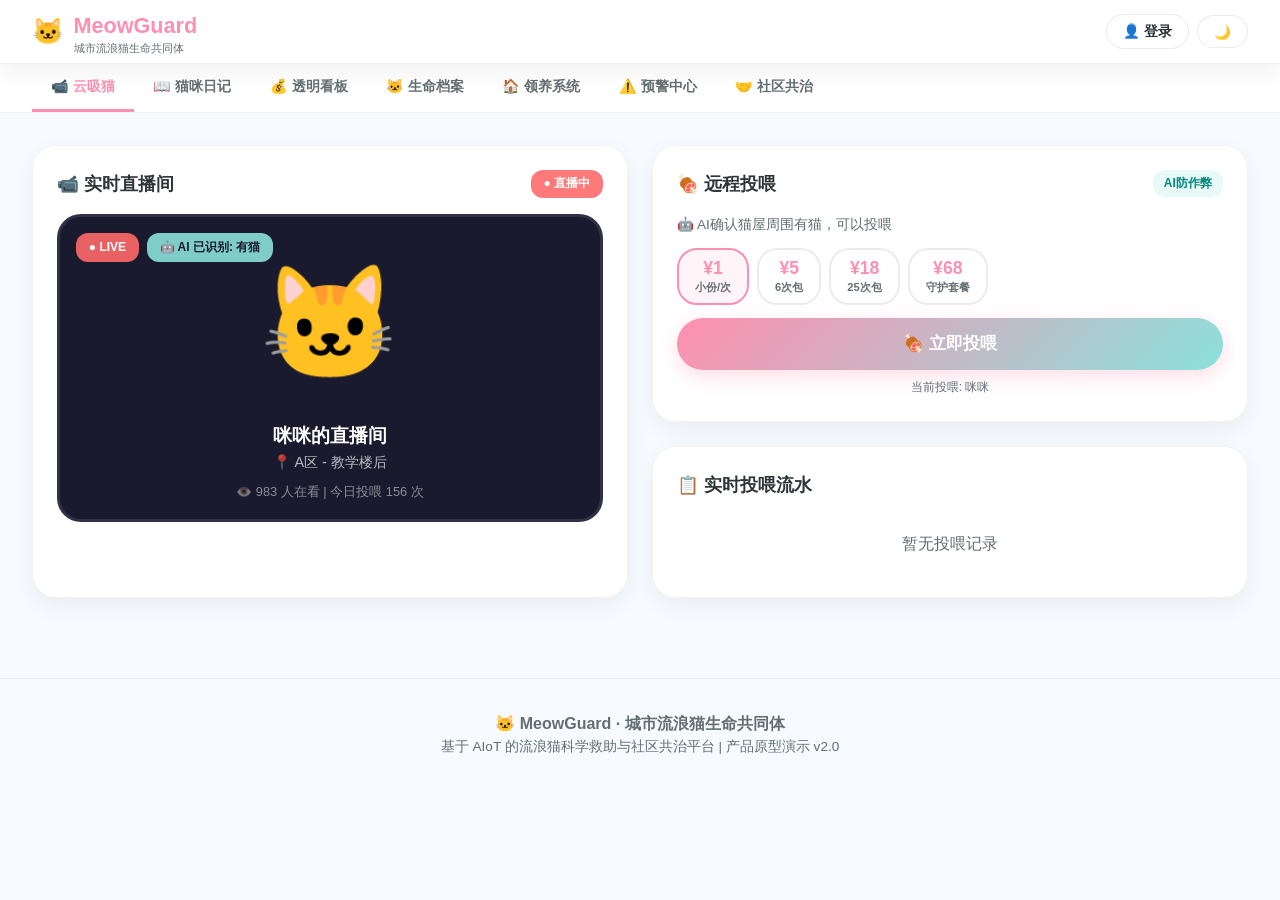
<file: demo.html>
<!DOCTYPE html>
<html lang="zh-CN">
<head>
<meta charset="UTF-8">
<meta name="viewport" content="width=device-width, initial-scale=1.0">
<title>MeowGuard · 城市流浪猫生命共同体</title>
<style>
/* ===== 全局变量与重置 ===== */
* { margin:0; padding:0; box-sizing:border-box; }
:root {
    --bg: #f7fbff; --bg-1:#e0f7fa; --bg-2:#fff0f5; --bg-3:#fff9c4;
    --card:rgba(255,255,255,0.95); --text:#2d3436; --muted:#636e72;
    --primary:#ff8fb0; --primary-2:#8be1db; --primary-3:#74b9ff; --danger:#ff6b6b;
    --warning:#fdcb6e; --success:#55efc4; --accent:#a29bfe;
    --shadow-sm:0 8px 24px rgba(0,0,0,0.06);
    --shadow-md:0 16px 40px rgba(0,0,0,0.10);
    --radius-lg:24px; --radius-md:16px; --radius-sm:10px;
    --ring:0 0 0 4px rgba(255,143,176,0.25);
    --navbar-h:64px;
}
body.dark-mode {
    --bg:#0f0f1a; --bg-1:#1a1a2e; --bg-2:#1f1f3a; --bg-3:#2d2d4a;
    --card:rgba(22,22,40,0.95); --text:#e0e0e0; --muted:#a0a0a0;
    --shadow-sm:0 8px 24px rgba(0,0,0,0.3);
    --shadow-md:0 16px 40px rgba(0,0,0,0.4);
}
body {
    font-family:-apple-system,BlinkMacSystemFont,'Segoe UI','PingFang SC','Microsoft YaHei',sans-serif;
    background:var(--bg); min-height:100vh; color:var(--text); line-height:1.6;
}
a { text-decoration:none; color:inherit; }

/* ===== 导航栏 ===== */
.navbar {
    position:sticky; top:0; z-index:1000; height:var(--navbar-h);
    background:rgba(255,255,255,0.92); backdrop-filter:blur(14px);
    display:flex; align-items:center; justify-content:space-between;
    padding:0 2rem; box-shadow:var(--shadow-sm); border-bottom:1px solid rgba(0,0,0,0.06);
}
body.dark-mode .navbar { background:rgba(22,22,40,0.92); border-bottom-color:rgba(255,255,255,0.08); }
.nav-brand { display:flex; align-items:center; gap:0.6rem; font-size:1.35rem; font-weight:800; color:var(--primary); }
.nav-brand .icon { font-size:1.6rem; }
.nav-brand .tagline { font-size:0.7rem; font-weight:500; color:var(--muted); display:block; line-height:1; }
.nav-actions { display:flex; align-items:center; gap:0.5rem; }
.nav-actions button {
    background:rgba(255,255,255,0.6); border:1px solid rgba(0,0,0,0.08); border-radius:20px;
    padding:0.45rem 1rem; cursor:pointer; font-size:0.85rem; font-weight:600; color:var(--text);
    transition:all 0.2s; font-family:inherit;
}
.nav-actions button:hover { background:var(--primary); color:#fff; border-color:var(--primary); box-shadow:0 4px 12px rgba(255,143,176,0.3); }
body.dark-mode .nav-actions button { background:rgba(255,255,255,0.06); border-color:rgba(255,255,255,0.1); }

/* ===== 模块标签导航 ===== */
.module-tabs {
    display:flex; gap:0; overflow-x:auto; padding:0 2rem;
    background:var(--card); border-bottom:1px solid rgba(0,0,0,0.06);
    position:sticky; top:var(--navbar-h); z-index:999;
    scrollbar-width:none;
}
.module-tabs::-webkit-scrollbar { display:none; }
body.dark-mode .module-tabs { border-bottom-color:rgba(255,255,255,0.08); }
.module-tab {
    padding:0.8rem 1.2rem; cursor:pointer; font-size:0.88rem; font-weight:600;
    color:var(--muted); border-bottom:3px solid transparent; white-space:nowrap;
    transition:all 0.25s; font-family:inherit; background:none; border-top:none; border-left:none; border-right:none;
}
.module-tab:hover { color:var(--text); }
.module-tab.active { color:var(--primary); border-bottom-color:var(--primary); }

/* ===== 主内容容器 ===== */
.module-panels { padding:2rem; max-width:1400px; margin:0 auto; }
.module-panel { display:none; }
.module-panel.active { display:block; animation:fadeIn 0.35s ease; }
@keyframes fadeIn { from{opacity:0;transform:translateY(8px)} to{opacity:1;transform:translateY(0)} }

/* ===== 卡片通用 ===== */
.card {
    background:var(--card); border-radius:var(--radius-lg); padding:1.5rem;
    box-shadow:var(--shadow-sm); border:1px solid rgba(0,0,0,0.05);
}
body.dark-mode .card { border-color:rgba(255,255,255,0.06); }
.card-header { display:flex; justify-content:space-between; align-items:center; margin-bottom:1rem; }
.card-header h3 { font-size:1.1rem; display:flex; align-items:center; gap:0.5rem; }
.card-header .badge { font-size:0.75rem; padding:0.25rem 0.7rem; border-radius:12px; font-weight:600; }

/* ===== 网格布局 ===== */
.grid-2 { display:grid; grid-template-columns:repeat(2,1fr); gap:1.5rem; }
.grid-3 { display:grid; grid-template-columns:repeat(3,1fr); gap:1.5rem; }
.grid-4 { display:grid; grid-template-columns:repeat(4,1fr); gap:1rem; }

/* ===== 按钮 ===== */
.btn {
    display:inline-flex; align-items:center; gap:0.4rem; padding:0.6rem 1.5rem;
    border-radius:50px; font-weight:600; font-size:0.9rem; cursor:pointer;
    transition:all 0.25s; font-family:inherit; border:none;
}
.btn-primary { background:linear-gradient(135deg,var(--primary),var(--primary-2)); color:#fff; box-shadow:0 6px 20px rgba(255,143,176,0.3); }
.btn-primary:hover { transform:translateY(-2px); box-shadow:0 10px 30px rgba(255,143,176,0.4); }
.btn-outline { border:2px solid var(--primary); color:var(--primary); background:transparent; }
.btn-outline:hover { background:var(--primary); color:#fff; }
.btn-sm { padding:0.35rem 0.9rem; font-size:0.8rem; }
.btn-lg { padding:0.9rem 2.5rem; font-size:1.05rem; }

/* ===== 直播区 ===== */
.live-video {
    background:#1a1a2e; border-radius:var(--radius-lg); aspect-ratio:16/9;
    display:flex; align-items:center; justify-content:center; position:relative; overflow:hidden;
    border:3px solid rgba(255,255,255,0.1);
}
.live-video .cat-display { text-align:center; color:#fff; }
.live-video .cat-emoji-lg { font-size:7rem; transition:transform 0.3s; }
.live-video .cat-emoji-lg.bounce { animation:catBounce 0.5s ease-out; }
@keyframes catBounce {
    0%,100%{transform:translateY(0) scale(1)}
    30%{transform:translateY(-28px) scale(1.1)}
    60%{transform:translateY(-12px) scale(1.04)}
}
.live-overlay { position:absolute; top:1rem; left:1rem; display:flex; gap:0.5rem; }
.live-badge {
    padding:0.3rem 0.8rem; border-radius:12px; font-size:0.75rem; font-weight:700;
    backdrop-filter:blur(8px);
}
.live-badge.live { background:rgba(255,107,107,0.9); color:#fff; animation:pulse 2s infinite; }
.live-badge.ai { background:rgba(139,225,219,0.9); color:#1a1a2e; }
@keyframes pulse { 0%,100%{opacity:1} 50%{opacity:0.6} }

.feed-bar { display:flex; gap:0.8rem; flex-wrap:wrap; align-items:center; }
.feed-packages { display:flex; gap:0.5rem; flex-wrap:wrap; }
.pkg-option {
    padding:0.5rem 1rem; border-radius:20px; cursor:pointer; font-size:0.82rem;
    font-weight:600; border:2px solid rgba(0,0,0,0.08); background:rgba(255,255,255,0.7);
    transition:all 0.2s; font-family:inherit; text-align:center;
}
.pkg-option:hover { border-color:var(--primary); }
.pkg-option.selected { border-color:var(--primary); background:rgba(255,143,176,0.1); }
body.dark-mode .pkg-option { background:rgba(255,255,255,0.04); border-color:rgba(255,255,255,0.1); }
.pkg-price { font-size:1.1rem; color:var(--primary); display:block; }
.pkg-label { font-size:0.7rem; color:var(--muted); }

/* ===== 猫咪日记 ===== */
.diary-entry {
    background:var(--bg-2); border-radius:var(--radius-md); padding:1.2rem;
    position:relative; margin-bottom:1rem;
}
.diary-entry .diary-header { display:flex; justify-content:space-between; align-items:center; margin-bottom:0.6rem; }
.diary-entry .diary-cat { font-weight:700; color:var(--primary); font-size:1rem; }
.diary-entry .diary-date { font-size:0.8rem; color:var(--muted); }
.diary-entry .diary-body { font-size:0.95rem; line-height:1.7; color:var(--text); }
.diary-entry .diary-stats { display:flex; gap:1.2rem; margin-top:0.8rem; font-size:0.82rem; color:var(--muted); }
.diary-entry .diary-actions { display:flex; gap:0.5rem; margin-top:0.8rem; }
.tag-ai { background:rgba(139,225,219,0.2); color:#00897b; padding:0.2rem 0.6rem; border-radius:8px; font-size:0.7rem; font-weight:700; }

/* ===== 透明看板 ===== */
.fund-visual { display:flex; height:24px; border-radius:12px; overflow:hidden; margin:0.8rem 0; }
.fund-segment { display:flex; align-items:center; justify-content:center; font-size:0.7rem; font-weight:700; color:#fff; }
.fund-segment.food { background:linear-gradient(90deg,#fdcb6e,#f39c12); }
.fund-segment.equip { background:linear-gradient(90deg,#74b9ff,#0984e3); }
.fund-segment.hospital { background:linear-gradient(90deg,#55efc4,#00b894); }
.fund-legend { display:flex; gap:1.5rem; flex-wrap:wrap; font-size:0.8rem; }
.fund-legend .dot { width:10px; height:10px; border-radius:50%; display:inline-block; margin-right:0.3rem; }

/* ===== 领养阶段 ===== */
.stage-timeline { display:flex; gap:0; margin:1rem 0; position:relative; }
.stage-timeline::before {
    content:''; position:absolute; top:24px; left:0; right:0; height:3px;
    background:rgba(0,0,0,0.08); z-index:0;
}
.stage-node {
    flex:1; text-align:center; position:relative; z-index:1; cursor:pointer;
}
.stage-dot {
    width:42px; height:42px; border-radius:50%; display:flex; align-items:center; justify-content:center;
    margin:0 auto 0.5rem; font-size:1.2rem; font-weight:700;
    border:3px solid rgba(0,0,0,0.08); background:var(--card);
    transition:all 0.3s;
}
.stage-node.active .stage-dot { border-color:var(--primary); background:rgba(255,143,176,0.1); }
.stage-node.done .stage-dot { border-color:var(--success); background:rgba(85,239,196,0.15); color:var(--success); }
.stage-label { font-size:0.8rem; font-weight:600; }
.stage-sub { font-size:0.7rem; color:var(--muted); }

/* ===== 警报/标签 ===== */
.alert-row { display:flex; gap:0.8rem; align-items:center; padding:0.8rem 1rem; border-radius:var(--radius-sm); margin-bottom:0.5rem; }
.alert-row.warning { background:rgba(253,203,110,0.15); border-left:4px solid var(--warning); }
.alert-row.danger { background:rgba(255,107,107,0.1); border-left:4px solid var(--danger); }
.alert-row.info { background:rgba(116,185,255,0.1); border-left:4px solid var(--primary-3); }

/* ===== 进度条 ===== */
.progress-bar { height:8px; border-radius:4px; background:rgba(0,0,0,0.06); overflow:hidden; margin:0.4rem 0; }
body.dark-mode .progress-bar { background:rgba(255,255,255,0.06); }
.progress-fill { height:100%; border-radius:4px; transition:width 0.5s; }
.progress-fill.pink { background:linear-gradient(90deg,var(--primary),var(--primary-2)); }
.progress-fill.blue { background:linear-gradient(90deg,var(--primary-3),#6c5ce7); }

/* ===== 问卷 ===== */
.quiz-q { margin-bottom:1.2rem; }
.quiz-q .q-title { font-weight:700; margin-bottom:0.5rem; }
.quiz-q .q-options { display:flex; gap:0.5rem; flex-wrap:wrap; }
.q-opt {
    padding:0.4rem 1rem; border-radius:20px; cursor:pointer; font-size:0.85rem;
    border:2px solid rgba(0,0,0,0.08); background:rgba(255,255,255,0.5); transition:all 0.2s;
    font-family:inherit;
}
.q-opt:hover { border-color:var(--primary); }
.q-opt.selected { border-color:var(--primary); background:rgba(255,143,176,0.15); color:var(--primary); font-weight:600; }
body.dark-mode .q-opt { background:rgba(255,255,255,0.04); border-color:rgba(255,255,255,0.1); }

/* ===== 统计数字 ===== */
.stat-row { display:flex; gap:1rem; flex-wrap:wrap; }
.stat-box { flex:1; min-width:120px; text-align:center; padding:1rem; border-radius:var(--radius-sm); background:rgba(255,255,255,0.5); }
body.dark-mode .stat-box { background:rgba(255,255,255,0.03); }
.stat-num { font-size:1.8rem; font-weight:800; color:var(--primary); display:block; }
.stat-desc { font-size:0.78rem; color:var(--muted); }

/* ===== Modal ===== */
.modal-overlay { display:none; position:fixed; inset:0; background:rgba(0,0,0,0.5); z-index:3000; align-items:center; justify-content:center; }
.modal-overlay.show { display:flex; }
.modal-box { background:var(--card); border-radius:var(--radius-lg); padding:2rem; max-width:600px; width:90%; max-height:85vh; overflow-y:auto; box-shadow:var(--shadow-md); position:relative; }
.modal-close { position:absolute; top:0.8rem; right:1rem; background:none; border:none; font-size:1.8rem; cursor:pointer; color:var(--muted); }
.modal-close:hover { color:var(--danger); }

/* ===== Toast ===== */
.toast {
    position:fixed; bottom:2rem; left:50%; transform:translateX(-50%);
    background:rgba(45,52,54,0.95); color:#fff; padding:0.8rem 1.8rem; border-radius:50px;
    font-size:0.9rem; box-shadow:0 8px 30px rgba(0,0,0,0.2); z-index:4000;
    opacity:0; pointer-events:none; transition:opacity 0.3s;
}
body.dark-mode .toast { background:rgba(255,255,255,0.15); }
.toast.show { opacity:1; }

/* ===== Footer ===== */
.footer { text-align:center; padding:2rem; color:var(--muted); border-top:1px solid rgba(0,0,0,0.05); margin-top:3rem; }
body.dark-mode .footer { border-top-color:rgba(255,255,255,0.08); }

/* ===== 响应式 ===== */
@media (max-width:900px) {
    .grid-2, .grid-3 { grid-template-columns:1fr; }
    .grid-4 { grid-template-columns:repeat(2,1fr); }
    .module-tabs { padding:0 1rem; }
    .module-tab { padding:0.6rem 0.8rem; font-size:0.78rem; }
    .navbar { padding:0 1rem; }
    .module-panels { padding:1rem; }
    .feed-bar { flex-direction:column; align-items:stretch; }
    .stage-timeline { flex-wrap:wrap; gap:0.8rem; }
    .stage-timeline::before { display:none; }
}
@media (max-width:500px) {
    .grid-4 { grid-template-columns:1fr; }
    .nav-actions { gap:0.3rem; }
    .nav-actions button { padding:0.35rem 0.7rem; font-size:0.75rem; }
}
</style>
</head>
<body>

<!-- ===== 导航栏 ===== -->
<nav class="navbar">
    <div class="nav-brand">
        <span class="icon">🐱</span>
        <div>
            <div>MeowGuard</div>
            <span class="tagline">城市流浪猫生命共同体</span>
        </div>
    </div>
    <div class="nav-actions">
        <button id="loginBtn">👤 登录</button>
        <button id="darkModeToggle" title="深色模式">🌙</button>
    </div>
</nav>

<!-- ===== 模块标签 ===== -->
<div class="module-tabs" id="moduleTabs">
    <button class="module-tab active" data-panel="panel-live">📹 云吸猫</button>
    <button class="module-tab" data-panel="panel-diary">📖 猫咪日记</button>
    <button class="module-tab" data-panel="panel-fund">💰 透明看板</button>
    <button class="module-tab" data-panel="panel-cats">🐱 生命档案</button>
    <button class="module-tab" data-panel="panel-adopt">🏠 领养系统</button>
    <button class="module-tab" data-panel="panel-alert">⚠️ 预警中心</button>
    <button class="module-tab" data-panel="panel-community">🤝 社区共治</button>
</div>

<!-- ===== 主内容 ===== -->
<div class="module-panels">

    <!-- ========== 面板1: 云吸猫直播间 ========== -->
    <div class="module-panel active" id="panel-live">
        <div class="grid-2">
            <div class="card" style="grid-row:span 2;">
                <div class="card-header">
                    <h3>📹 实时直播间</h3>
                    <span class="live-badge live" style="position:static;">● 直播中</span>
                </div>
                <div class="live-video">
                    <div class="live-overlay">
                        <span class="live-badge live">● LIVE</span>
                        <span class="live-badge ai">🤖 AI 已识别: 有猫</span>
                    </div>
                    <div class="cat-display">
                        <div class="cat-emoji-lg" id="liveCatEmoji">🐱</div>
                        <h3 style="margin-top:0.5rem;" id="liveCatTitle">咪咪的直播间</h3>
                        <p style="color:rgba(255,255,255,0.7);font-size:0.9rem;" id="liveCatLocation">📍 A区 - 教学楼后</p>
                        <p style="color:rgba(255,255,255,0.5);font-size:0.8rem;margin-top:0.5rem;">👁️ <span id="liveViewers">1,234</span> 人在看 | 今日投喂 <span id="liveTodayFeeds">156</span> 次</p>
                    </div>
                </div>
            </div>

            <div class="card">
                <div class="card-header"><h3>🍖 远程投喂</h3><span class="badge" style="background:rgba(139,225,219,0.2);color:#00897b;">AI防作弊</span></div>
                <p style="font-size:0.85rem;color:var(--muted);margin-bottom:0.8rem;">🤖 AI确认猫屋周围有猫，可以投喂</p>
                <div class="feed-packages" id="feedPackages">
                    <button class="pkg-option selected" data-amount="1" data-price="1">
                        <span class="pkg-price">¥1</span><span class="pkg-label">小份/次</span>
                    </button>
                    <button class="pkg-option" data-amount="6" data-price="5">
                        <span class="pkg-price">¥5</span><span class="pkg-label">6次包</span>
                    </button>
                    <button class="pkg-option" data-amount="25" data-price="18">
                        <span class="pkg-price">¥18</span><span class="pkg-label">25次包</span>
                    </button>
                    <button class="pkg-option" data-amount="100" data-price="68">
                        <span class="pkg-price">¥68</span><span class="pkg-label">守护套餐</span>
                    </button>
                </div>
                <button class="btn btn-primary btn-lg" id="feedBtn" style="width:100%;margin-top:0.8rem;justify-content:center;">🍖 立即投喂</button>
                <p style="text-align:center;font-size:0.75rem;color:var(--muted);margin-top:0.5rem;" id="feedHint">当前投喂: 咪咪</p>
            </div>

            <div class="card">
                <div class="card-header"><h3>📋 实时投喂流水</h3></div>
                <div id="feedLogs" style="max-height:220px;overflow-y:auto;"></div>
            </div>
        </div>
    </div>

    <!-- ========== 面板2: 猫咪日记 ========== -->
    <div class="module-panel" id="panel-diary">
        <div class="card" style="margin-bottom:1.5rem;">
            <div class="card-header">
                <h3>📖 今日猫咪日记 <span class="tag-ai">AI生成</span></h3>
                <button class="btn btn-outline btn-sm" onclick="refreshDiary()">🔄 刷新日记</button>
            </div>
            <div id="diaryContainer"></div>
        </div>
        <div class="card">
            <div class="card-header"><h3>📸 用户共创·上传猫咪照片</h3></div>
            <p style="font-size:0.85rem;color:var(--muted);margin-bottom:0.8rem;">拍到你认识的猫咪？上传照片经AI猫脸识别匹配后，追加到猫咪日记中，获得积分奖励</p>
            <div style="display:flex;gap:0.8rem;align-items:center;flex-wrap:wrap;">
                <button class="btn btn-outline" onclick="simulateUpload()">📸 模拟上传照片</button>
                <span style="font-size:0.8rem;color:var(--muted);">+20 积分/次</span>
            </div>
            <div id="userPhotos" style="margin-top:0.8rem;display:flex;gap:0.5rem;flex-wrap:wrap;"></div>
        </div>
    </div>

    <!-- ========== 面板3: 透明看板 ========== -->
    <div class="module-panel" id="panel-fund">
        <div class="grid-2">
            <div class="card">
                <div class="card-header"><h3>💰 本月资金流向</h3><span class="badge" style="background:rgba(85,239,196,0.15);color:#00b894;">实时更新</span></div>
                <div class="stat-row" style="margin-bottom:1rem;">
                    <div class="stat-box"><span class="stat-num">¥12,480</span><span class="stat-desc">本月总收入</span></div>
                    <div class="stat-box"><span class="stat-num">3,842</span><span class="stat-desc">本月投喂次数</span></div>
                    <div class="stat-box"><span class="stat-num">8</span><span class="stat-desc">本月绝育完成</span></div>
                </div>
                <div class="fund-visual">
                    <div class="fund-segment food" style="width:40%;">40%</div>
                    <div class="fund-segment equip" style="width:35%;">35%</div>
                    <div class="fund-segment hospital" style="width:25%;">25%</div>
                </div>
                <div class="fund-legend" style="margin-top:0.8rem;">
                    <span><span class="dot" style="background:#f39c12;"></span> 🍖 猫粮采购 ¥4,992 (40%)</span>
                    <span><span class="dot" style="background:#0984e3;"></span> 🔧 设备运维 ¥4,368 (35%)</span>
                    <span><span class="dot" style="background:#00b894;"></span> 🏥 绝育基金 ¥3,120 (25%)</span>
                </div>
            </div>
            <div class="card">
                <div class="card-header"><h3>📊 资源分配可视化</h3><span class="badge" style="background:rgba(253,203,110,0.15);color:#e17055;">投喂优先级</span></div>
                <p style="font-size:0.85rem;color:var(--muted);margin-bottom:0.5rem;">本月资源流向（系统自动分配）</p>
                <div style="margin:0.8rem 0;">
                    <div style="display:flex;justify-content:space-between;margin-bottom:0.3rem;"><span>未绝育猫（优先）</span><span style="font-weight:700;color:var(--primary);">72%</span></div>
                    <div class="progress-bar"><div class="progress-fill pink" style="width:72%;"></div></div>
                </div>
                <div style="margin:0.8rem 0;">
                    <div style="display:flex;justify-content:space-between;margin-bottom:0.3rem;"><span>已绝育猫（降权）</span><span style="font-weight:700;color:var(--primary-2);">28%</span></div>
                    <div class="progress-bar"><div class="progress-fill" style="width:28%;background:linear-gradient(90deg,var(--primary-2),#00b894);"></div></div>
                </div>
                <div style="background:rgba(139,225,219,0.1);padding:0.8rem;border-radius:var(--radius-sm);font-size:0.82rem;color:var(--muted);margin-top:0.8rem;">
                    💡 已绝育猫已无繁殖压力，适当减少投喂可鼓励其保留自然捕食能力。如需专门投喂某只已绝育猫，可使用「爱心加餐」功能。
                </div>
                <button class="btn btn-outline btn-sm" style="margin-top:0.8rem;" onclick="showToast('🍖 爱心加餐功能：消耗积分或小额支付，定向投喂指定猫咪')">❤️ 爱心加餐</button>
            </div>
            <div class="card">
                <div class="card-header"><h3>🏥 绝育基金公示</h3></div>
                <div id="neuterFundLogs" style="max-height:200px;overflow-y:auto;font-size:0.85rem;"></div>
            </div>
            <div class="card">
                <div class="card-header"><h3>📸 猫粮补货记录</h3></div>
                <div id="foodRestockLogs" style="max-height:200px;overflow-y:auto;font-size:0.85rem;"></div>
            </div>
        </div>
    </div>

    <!-- ========== 面板4: 生命档案 ========== -->
    <div class="module-panel" id="panel-cats">
        <div class="grid-3" id="catsGrid"></div>
    </div>

    <!-- ========== 面板5: 领养系统 ========== -->
    <div class="module-panel" id="panel-adopt">
        <div class="grid-2">
            <div class="card">
                <div class="card-header"><h3>📋 领养人筛选问卷</h3><span class="tag-ai">AI语义匹配</span></div>
                <div id="adoptQuiz"></div>
                <button class="btn btn-primary" id="submitQuiz" style="margin-top:1rem;width:100%;justify-content:center;">📊 计算匹配度</button>
                <div id="quizResult" style="margin-top:1rem;"></div>
            </div>
            <div class="card">
                <div class="card-header"><h3>🗓️ 分阶段领养过渡计划</h3></div>
                <div class="stage-timeline">
                    <div class="stage-node active" onclick="showStageDetail(1)">
                        <div class="stage-dot">1</div>
                        <div class="stage-label">线上试养</div>
                        <div class="stage-sub">第1-7天</div>
                    </div>
                    <div class="stage-node" onclick="showStageDetail(2)">
                        <div class="stage-dot">2</div>
                        <div class="stage-label">月度过渡</div>
                        <div class="stage-sub">第8-30天</div>
                    </div>
                    <div class="stage-node" onclick="showStageDetail(3)">
                        <div class="stage-dot">3</div>
                        <div class="stage-label">稳定期</div>
                        <div class="stage-sub">第31-90天</div>
                    </div>
                    <div class="stage-node" onclick="showStageDetail(4)">
                        <div class="stage-dot">🏆</div>
                        <div class="stage-label">终身关怀</div>
                        <div class="stage-sub">长期</div>
                    </div>
                </div>
                <div id="stageDetail" style="margin-top:1rem;padding:1rem;border-radius:var(--radius-sm);background:rgba(139,225,219,0.08);"></div>
            </div>
            <div class="card">
                <div class="card-header"><h3>🔒 保障机制</h3></div>
                <div style="display:flex;gap:1rem;align-items:center;">
                    <div style="font-size:3rem;">🔐</div>
                    <div>
                        <p style="font-weight:700;">可退还保障金: ¥300</p>
                        <p style="font-size:0.85rem;color:var(--muted);">顺利完成 D+30 阶段审核后全额退还</p>
                    </div>
                </div>
                <div style="margin-top:0.8rem;font-size:0.82rem;color:var(--muted);">
                    ✅ 实时水印照片核验 &nbsp;|&nbsp; ✅ AI环境安全检测 &nbsp;|&nbsp; ✅ 异常标记人工介入
                </div>
            </div>
            <div class="card">
                <div class="card-header"><h3>📄 电子领养协议</h3><span class="badge" style="background:rgba(162,155,254,0.15);color:#6c5ce7;">🔗 区块链存证</span></div>
                <p style="font-size:0.85rem;color:var(--muted);margin-bottom:0.8rem;">包含绝育条款、退养流程（须提前14天通知）</p>
                <button class="btn btn-outline btn-sm" onclick="showToast('📜 电子签名（微信/支付宝实名认证绑定）+ 数据上链存证')">📜 预览协议模板</button>
            </div>
        </div>
    </div>

    <!-- ========== 面板6: 预警中心 ========== -->
    <div class="module-panel" id="panel-alert">
        <div class="grid-2">
            <div class="card">
                <div class="card-header"><h3>⚠️ 健康预警</h3><span class="badge" style="background:rgba(255,107,107,0.15);color:var(--danger);">三级过滤机制</span></div>
                <div id="healthAlerts"></div>
            </div>
            <div class="card">
                <div class="card-header"><h3>🔍 猫咪失踪响应SOP</h3></div>
                <div id="missingAlerts"></div>
            </div>
            <div class="card">
                <div class="card-header"><h3>🗺️ 坐标隐私分级</h3></div>
                <div style="display:flex;flex-direction:column;gap:0.8rem;">
                    <div style="padding:0.8rem;border-radius:var(--radius-sm);background:rgba(116,185,255,0.08);">
                        <span style="font-weight:700;">👤 普通用户</span>
                        <span style="color:var(--muted);margin-left:0.5rem;">仅显示大致区域 "XX小区东门花园"</span>
                    </div>
                    <div style="padding:0.8rem;border-radius:var(--radius-sm);background:rgba(85,239,196,0.08);">
                        <span style="font-weight:700;">✅ 认证志愿者</span>
                        <span style="color:var(--muted);margin-left:0.5rem;">实名认证后可查看精确GPS</span>
                    </div>
                    <div style="padding:0.8rem;border-radius:var(--radius-sm);background:rgba(255,107,107,0.08);">
                        <span style="font-weight:700;">🚨 紧急模式</span>
                        <span style="color:var(--muted);margin-left:0.5rem;">重伤/病危时自动向3km内志愿者推送精确坐标</span>
                    </div>
                </div>
            </div>
            <div class="card">
                <div class="card-header"><h3>🚫 黑名单机制</h3></div>
                <p style="font-size:0.85rem;color:var(--muted);margin-bottom:0.8rem;">AI识别异常行为（投掷异物、驱赶、破坏猫屋），自动截图存证并封禁访问权限</p>
                <button class="btn btn-outline btn-sm" onclick="showToast('📸 模拟: AI检测到异常行为 → 自动截图 → 封禁该区域访问 → 通知物业')">🔍 查看近期安全事件</button>
            </div>
        </div>
    </div>

    <!-- ========== 面板7: 社区共治 ========== -->
    <div class="module-panel" id="panel-community">
        <div class="grid-2">
            <div class="card">
                <div class="card-header"><h3>📝 居民投诉通道</h3><span class="badge" style="background:rgba(253,203,110,0.15);color:#e17055;">柔性调解</span></div>
                <div style="margin-bottom:0.8rem;">
                    <label style="font-size:0.85rem;font-weight:600;">投诉类型</label>
                    <select id="complaintType" style="width:100%;padding:0.5rem;border-radius:8px;border:1px solid rgba(0,0,0,0.1);margin-top:0.3rem;font-family:inherit;">
                        <option value="noise">夜间叫声</option>
                        <option value="gather">猫咪聚集</option>
                        <option value="hygiene">卫生问题</option>
                        <option value="other">其他</option>
                    </select>
                </div>
                <button class="btn btn-primary btn-sm" onclick="submitComplaint()">📤 提交投诉</button>
                <div id="complaintResult" style="margin-top:0.8rem;"></div>
            </div>
            <div class="card">
                <div class="card-header"><h3>📋 《治理建议报告》</h3><span class="tag-ai">AI自动生成</span></div>
                <div id="governanceReport" style="font-size:0.85rem;"></div>
            </div>
            <div class="card">
                <div class="card-header"><h3>📜 《社区共治协议》核心条款</h3></div>
                <div style="font-size:0.85rem;">
                    <p style="margin-bottom:0.5rem;">🚫 <strong>禁止清单：</strong></p>
                    <ul style="padding-left:1.2rem;color:var(--muted);">
                        <li>私自捕捉、转移、遗弃猫咪</li>
                        <li>故意破坏智能猫屋设备</li>
                        <li>投喂有害食物</li>
                    </ul>
                    <p style="margin-top:0.8rem;margin-bottom:0.5rem;">✅ <strong>替代方案：</strong></p>
                    <ul style="padding-left:1.2rem;color:var(--muted);">
                        <li>迁移猫屋至低干扰区域</li>
                        <li>分时段投喂控制聚集</li>
                        <li>加强TNR绝育计划</li>
                        <li>安装超声波驱避器</li>
                    </ul>
                </div>
            </div>
            <div class="card">
                <div class="card-header"><h3>📊 治理ROI看板</h3></div>
                <div class="stat-row">
                    <div class="stat-box"><span class="stat-num">-42%</span><span class="stat-desc">投诉率下降</span></div>
                    <div class="stat-box"><span class="stat-num">-28%</span><span class="stat-desc">猫口增长率下降</span></div>
                    <div class="stat-box"><span class="stat-num">85%</span><span class="stat-desc">绝育覆盖率</span></div>
                </div>
                <p style="font-size:0.75rem;color:var(--muted);margin-top:0.5rem;">* 合作社区12个月数据对比</p>
            </div>
        </div>
    </div>

</div>

<!-- ===== Modal ===== -->
<div class="modal-overlay" id="modal">
    <div class="modal-box">
        <button class="modal-close" onclick="closeModal()">&times;</button>
        <div id="modalBody"></div>
    </div>
</div>

<!-- ===== Toast ===== -->
<div class="toast" id="toast"></div>

<!-- ===== Footer ===== -->
<div class="footer">
    <p style="font-weight:700;">🐱 MeowGuard · 城市流浪猫生命共同体</p>
    <p style="font-size:0.85rem;">基于 AIoT 的流浪猫科学救助与社区共治平台 | 产品原型演示 v2.0</p>
</div>

<script>
// ===== 数据 =====
const CATS = [
    { id:1, name:'咪咪', nickname:'小区一霸', gender:'female', age:'2岁', color:'橘白相间',
      location:'A区 - 教学楼后', description:'性格活泼，喜欢晒太阳，经常在教学楼后的小花园出现。已在此区域生活超过1年。',
      feed_count:156, views:1234, health:'健康', neutered:true, adoption_ready:false,
      personality:'活泼', diary_visits:'3次/天', diary_fav_time:'晚上10点' },
    { id:2, name:'小黑', nickname:'夜行侠', gender:'male', age:'1岁半', color:'纯黑',
      location:'B区 - 食堂门口', description:'夜间活跃，白天喜欢躲在车底下，对人比较警惕。',
      feed_count:89, views:876, health:'健康', neutered:false, adoption_ready:true,
      personality:'警惕', diary_visits:'2次/天', diary_fav_time:'凌晨2点' },
    { id:3, name:'雪球', nickname:'棉花糖', gender:'female', age:'3岁', color:'纯白',
      location:'C区 - 图书馆前', description:'非常亲人，会主动蹭人，是图书馆的常驻猫咪。',
      feed_count:234, views:2156, health:'需关注', neutered:true, adoption_ready:true,
      personality:'温顺', diary_visits:'5次/天', diary_fav_time:'下午3点' },
    { id:4, name:'大橘', nickname:'十斤橘', gender:'male', age:'4岁', color:'橘色',
      location:'D区 - 操场角落', description:'体重超标，需要控制饮食，但依然很贪吃。',
      feed_count:312, views:1890, health:'需关注', neutered:true, adoption_ready:false,
      personality:'贪吃', diary_visits:'6次/天', diary_fav_time:'全天' }
];

const DIARY_TEMPLATES = [
    "{name}今天来了{visits}次，最喜欢{fav_time}那顿。它吃得很安心，还对着摄像头打了个哈欠。",
    "今天{name}在猫屋待了{minutes}分钟，看起来心情不错。它舔了舔爪子，然后蜷在暖垫上小睡了片刻。",
    "{name}今天带了一个新朋友来！两只猫在猫屋附近玩了一会儿，{name}主动让出了出粮口，很有礼貌。",
    "今天气温较低，{name}来得比平时都早。它在暖垫上待了很久，看得出它很喜欢这个恒温的设计。",
    "观察到{name}今天有些不对劲——它打了好几个喷嚏。AI已标记为轻度异常，持续监测中。",
    "{name}今天非常有活力，在摄像头前伸了个懒腰，然后去追一只蝴蝶。这就是流浪猫应有的样子。"
];

const DIARY_MINUTES = [12, 25, 8, 45, 30, 18, 55, 10];

// ===== 工具函数 =====
function $(id) { return document.getElementById(id); }
function esc(s) { const d=document.createElement('div'); d.textContent=s||''; return d.innerHTML; }
function fmtNum(n) { return (n||0).toLocaleString('zh-CN'); }
function rand(min,max) { return Math.floor(Math.random()*(max-min+1))+min; }
function pick(arr) { return arr[Math.floor(Math.random()*arr.length)]; }

let selectedPackage = { amount:1, price:1 };
let feedLogsData = [];
let toastTimer;

// ===== Toast =====
function showToast(msg, dur=2500) {
    clearTimeout(toastTimer);
    const t = $('toast'); t.textContent=msg; t.classList.add('show');
    toastTimer = setTimeout(()=>t.classList.remove('show'), dur);
}

// ===== Modal =====
function openModal(html) { $('modalBody').innerHTML=html; $('modal').classList.add('show'); document.body.style.overflow='hidden'; }
function closeModal() { $('modal').classList.remove('show'); document.body.style.overflow=''; }

// ===== 深色模式 =====
const DarkMode = {
    init() {
        const saved = localStorage.getItem('darkMode');
        if (saved==='true') this.enable();
        else if (saved==='false') this.disable();
        else if (window.matchMedia('(prefers-color-scheme:dark)').matches) this.enable();
        $('darkModeToggle').addEventListener('click', ()=>this.toggle());
    },
    enable() { document.body.classList.add('dark-mode'); localStorage.setItem('darkMode','true'); $('darkModeToggle').textContent='☀️'; },
    disable() { document.body.classList.remove('dark-mode'); localStorage.setItem('darkMode','false'); $('darkModeToggle').textContent='🌙'; },
    toggle() { document.body.classList.contains('dark-mode') ? this.disable() : this.enable(); }
};

// ===== 模块标签切换 =====
function switchPanel(panelId) {
    document.querySelectorAll('.module-panel').forEach(p=>p.classList.remove('active'));
    document.querySelectorAll('.module-tab').forEach(t=>t.classList.remove('active'));
    $(panelId).classList.add('active');
    document.querySelector(`[data-panel="${panelId}"]`).classList.add('active');
}

// ===== 面板1: 直播 & 投喂 =====
let currentCatId = 1;
function getCat(cid) { return CATS.find(c=>c.id===cid); }

function updateLiveDisplay() {
    const cat = getCat(currentCatId);
    if (!cat) return;
    $('liveCatTitle').textContent = cat.name + '的直播间';
    $('liveCatLocation').textContent = '📍 ' + cat.location;
    $('liveTodayFeeds').textContent = fmtNum(cat.feed_count);
    $('liveViewers').textContent = fmtNum(rand(800, 2500));
    $('feedHint').textContent = '当前投喂: ' + cat.name;
}

function feed() {
    const cat = getCat(currentCatId);
    if (!cat) return;
    cat.feed_count++;
    updateLiveDisplay();

    // 猫咪跳动动画
    const emoji = $('liveCatEmoji');
    emoji.classList.remove('bounce');
    void emoji.offsetWidth;
    emoji.classList.add('bounce');

    // 投喂日志
    const now = new Date();
    const timeStr = now.getHours().toString().padStart(2,'0')+':'+now.getMinutes().toString().padStart(2,'0')+':'+now.getSeconds().toString().padStart(2,'0');
    feedLogsData.unshift({ time:timeStr, user:'云养人·'+rand(1000,9999), cat:cat.name, pkg:selectedPackage.amount+'份' });
    if (feedLogsData.length > 30) feedLogsData.length = 30;
    renderFeedLogs();

    showToast(`✅ 投喂成功！${cat.name} 收到了 ${selectedPackage.amount} 份猫粮 🍖 (¥${selectedPackage.price})`);
}

function renderFeedLogs() {
    $('feedLogs').innerHTML = feedLogsData.length>0
        ? feedLogsData.map(l=>`<div style="display:flex;gap:0.5rem;padding:0.4rem 0;border-bottom:1px solid rgba(0,0,0,0.04);font-size:0.82rem;">
            <span style="color:var(--muted);min-width:55px;">${l.time}</span>
            <span style="color:var(--primary);font-weight:600;">${esc(l.user)}</span>
            <span style="color:var(--text);flex:1;">投喂 ${esc(l.cat)}</span>
            <span style="color:var(--muted);">${l.pkg}</span>
        </div>`).join('')
        : '<p style="color:var(--muted);text-align:center;padding:1rem;">暂无投喂记录</p>';
}

// 投喂套餐选择
function initFeedPackages() {
    document.querySelectorAll('#feedPackages .pkg-option').forEach(btn=>{
        btn.addEventListener('click', function(){
            document.querySelectorAll('#feedPackages .pkg-option').forEach(b=>b.classList.remove('selected'));
            this.classList.add('selected');
            selectedPackage.amount = parseInt(this.dataset.amount);
            selectedPackage.price = parseInt(this.dataset.price);
        });
    });
}

// ===== 面板2: 猫咪日记 =====
function generateDiary() {
    const catsWithDiary = CATS.slice().sort(()=>Math.random()-0.5).slice(0,3);
    return catsWithDiary.map(cat=>{
        const template = pick(DIARY_TEMPLATES);
        const minutes = pick(DIARY_MINUTES);
        const text = template.replace('{name}', cat.name).replace('{visits}', cat.diary_visits).replace('{fav_time}', cat.diary_fav_time).replace('{minutes}', minutes);
        return { cat, text, date: new Date().toLocaleDateString('zh-CN',{month:'long',day:'numeric',weekday:'short'}) };
    });
}

let currentDiaries = [];
function renderDiaries() {
    currentDiaries = generateDiary();
    $('diaryContainer').innerHTML = currentDiaries.map(d=>`
        <div class="diary-entry">
            <div class="diary-header">
                <span class="diary-cat">🐱 ${esc(d.cat.name)} · ${esc(d.cat.nickname)}</span>
                <span class="diary-date">📅 ${d.date}</span>
            </div>
            <div class="diary-body">${esc(d.text)}</div>
            <div class="diary-stats">
                <span>📍 ${esc(d.cat.location)}</span>
                <span>🔍 ${d.cat.diary_visits} | 性格: ${d.cat.personality}</span>
            </div>
            <div class="diary-actions">
                <span class="tag-ai">🤖 AI 生成</span>
                <button class="btn btn-outline btn-sm" onclick="switchToCat(d.cat.id)">查看档案 →</button>
            </div>
        </div>
    `).join('');
}

function refreshDiary() {
    renderDiaries();
    showToast('📖 猫咪日记已刷新');
}

function switchToCat(catId) {
    currentCatId = catId;
    updateLiveDisplay();
    switchPanel('panel-live');
    showToast(`已切换到 ${getCat(catId).name} 的直播间`);
}

function simulateUpload() {
    const cat = pick(CATS);
    const photoId = rand(100,999);
    const container = $('userPhotos');
    const div = document.createElement('div');
    div.style.cssText = 'text-align:center;padding:0.5rem;border-radius:var(--radius-sm);background:rgba(139,225,219,0.1);font-size:0.8rem;';
    div.innerHTML = `📸 匹配成功!<br><span style="color:var(--primary);font-weight:600;">${esc(cat.name)}</span><br><span style="color:var(--muted);">+20 积分</span>`;
    container.prepend(div);
    if (container.children.length > 6) container.removeChild(container.lastChild);
    showToast(`✅ 照片已匹配到 ${cat.name}！+20 积分已发放`);
}

// ===== 面板3: 透明看板 =====
function renderFundLogs() {
    const neuterLogs = [
        { cat:'雪球', date:'5月20日', hospital:'合作医院A', cost:'¥380' },
        { cat:'小黑', date:'5月15日', hospital:'合作医院B', cost:'¥420' },
        { cat:'花花', date:'5月10日', hospital:'合作医院A', cost:'¥350' },
        { cat:'灰灰', date:'5月5日', hospital:'合作医院C', cost:'¥400' },
    ];
    $('neuterFundLogs').innerHTML = neuterLogs.map(l=>`
        <div style="padding:0.6rem 0;border-bottom:1px solid rgba(0,0,0,0.04);display:flex;justify-content:space-between;">
            <span>🐱 ${l.cat} · ${l.hospital}</span>
            <span style="color:var(--muted);">${l.date} | <strong>${l.cost}</strong></span>
        </div>
    `).join('');

    const foodLogs = [
        { date:'5月22日', qty:'20kg', brand:'皇家猫粮', photo:'已上传' },
        { date:'5月15日', qty:'15kg', brand:'冠能', photo:'已上传' },
        { date:'5月8日', qty:'25kg', brand:'皇家猫粮', photo:'已上传' },
    ];
    $('foodRestockLogs').innerHTML = foodLogs.map(l=>`
        <div style="padding:0.6rem 0;border-bottom:1px solid rgba(0,0,0,0.04);display:flex;justify-content:space-between;">
            <span>📦 ${l.qty} ${l.brand}</span>
            <span style="color:var(--muted);">${l.date} | 📸 ${l.photo}</span>
        </div>
    `).join('');
}

// ===== 面板4: 生命档案 =====
function getBg(cat) {
    const map = {
        '黑':'linear-gradient(135deg,#1a1a2e,#16213e,#0f3460)',
        '白':'linear-gradient(135deg,#fff,#f0f0f0,#e0e0e0)',
        '橘':'linear-gradient(135deg,#f6d365,#fda085,#ff6b6b)',
        '灰':'linear-gradient(135deg,#4b6cb7,#182848,#0d1b2a)',
    };
    return map[cat.color?.charAt(0)] || 'linear-gradient(135deg,#f5f7fa,#c3cfe2)';
}

function renderCats() {
    $('catsGrid').innerHTML = CATS.map(cat => `
        <div class="card" style="cursor:pointer;overflow:hidden;padding:0;" onclick="showCatDetail(${cat.id})">
            <div style="padding:2rem 1rem;display:flex;justify-content:center;background:${getBg(cat)};">
                <div style="font-size:5rem;">🐱</div>
            </div>
            <div style="padding:1.2rem;">
                <h4>${esc(cat.name)} <span style="color:var(--muted);font-weight:400;font-size:0.85rem;">"${esc(cat.nickname)}"</span></h4>
                <p style="color:var(--muted);font-size:0.82rem;">${cat.gender==='male'?'♂':'♀'} · ${esc(cat.age)} · ${esc(cat.color)}</p>
                <div style="display:flex;gap:0.4rem;flex-wrap:wrap;margin-top:0.6rem;">
                    <span class="status-badge" style="padding:0.25rem 0.6rem;border-radius:10px;font-size:0.72rem;font-weight:600;background:${cat.neutered?'rgba(85,239,196,0.15);color:#00b894':'rgba(253,203,110,0.15);color:#e17055'};">${cat.neutered?'✅ 已绝育':'⏳ 未绝育'}</span>
                    <span class="status-badge" style="padding:0.25rem 0.6rem;border-radius:10px;font-size:0.72rem;font-weight:600;background:${cat.health==='健康'?'rgba(85,239,196,0.15);color:#00b894':'rgba(255,107,107,0.15);color:var(--danger)'};">${cat.health}</span>
                    ${cat.adoption_ready?'<span class="status-badge" style="padding:0.25rem 0.6rem;border-radius:10px;font-size:0.72rem;font-weight:600;background:rgba(253,203,110,0.15);color:#e17055;">🏠 可领养</span>':''}
                </div>
                <p style="color:var(--muted);font-size:0.78rem;margin-top:0.5rem;">📍 ${esc(cat.location)}</p>
            </div>
        </div>
    `).join('');
}

function showCatDetail(catId) {
    const cat = getCat(catId);
    if (!cat) return;
    openModal(`
        <div style="text-align:center;margin-bottom:1rem;">
            <div style="font-size:5rem;">🐱</div>
            <h2>${esc(cat.name)} <span style="color:var(--muted);font-weight:400;">"${esc(cat.nickname)}"</span></h2>
        </div>
        <div style="display:grid;grid-template-columns:1fr 1fr;gap:0.6rem;margin-bottom:1rem;">
            <div><span style="color:var(--muted);">性别</span><br><strong>${cat.gender==='male'?'♂ 雄性':'♀ 雌性'}</strong></div>
            <div><span style="color:var(--muted);">年龄</span><br><strong>${esc(cat.age)}</strong></div>
            <div><span style="color:var(--muted);">毛色</span><br><strong>${esc(cat.color)}</strong></div>
            <div><span style="color:var(--muted);">绝育</span><br><strong>${cat.neutered?'✅ 已绝育（剪耳标记）':'❌ 未绝育'}</strong></div>
            <div><span style="color:var(--muted);">投喂优先级</span><br><strong>${cat.neutered?'降权':'优先'}</strong></div>
            <div><span style="color:var(--muted);">性格画像</span><br><strong>${cat.personality}</strong></div>
        </div>
        <p style="margin-bottom:0.5rem;"><strong>📍 ${esc(cat.location)}</strong> <span style="color:var(--muted);font-size:0.8rem;">（精确坐标仅志愿者可见）</span></p>
        <p style="margin-bottom:0.8rem;">${esc(cat.description)}</p>
        <div style="display:flex;gap:1.5rem;text-align:center;justify-content:center;padding:1rem;border-radius:var(--radius-sm);background:rgba(139,225,219,0.08);">
            <div><span style="font-size:1.5rem;font-weight:800;color:var(--primary);display:block;">${fmtNum(cat.feed_count)}</span><span style="font-size:0.8rem;color:var(--muted);">累计投喂</span></div>
            <div><span style="font-size:1.5rem;font-weight:800;color:var(--primary);display:block;">${fmtNum(cat.views)}</span><span style="font-size:0.8rem;color:var(--muted);">累计观看</span></div>
            <div><span style="font-size:1.5rem;font-weight:800;color:var(--primary);display:block;">${cat.neutered?'✅':'⏳'}</span><span style="font-size:0.8rem;color:var(--muted);">绝育状态</span></div>
        </div>
        ${cat.adoption_ready ? `<button class="btn btn-primary" style="width:100%;margin-top:1rem;justify-content:center;" onclick="closeModal();switchPanel('panel-adopt');showToast('🏠 请填写领养问卷匹配 ${cat.name}')">🏠 申请领养 ${esc(cat.name)}</button>` : ''}
    `);
}

// ===== 面板5: 领养系统 =====
function renderAdoptQuiz() {
    const questions = [
        { id:'q1', text:'您的居住环境是？', opts:['自有住房', '整租', '合租', '宿舍'] },
        { id:'q2', text:'家中是否有封窗/纱窗？', opts:['是，全部封闭', '部分封闭', '没有'] },
        { id:'q3', text:'每月可承担的养宠预算？', opts:['300元以下', '300-600元', '600-1000元', '1000元以上'] },
        { id:'q4', text:'每日可陪伴猫咪的时间？', opts:['2小时以下', '2-4小时', '4-8小时', '8小时以上'] },
        { id:'q5', text:'是否有养猫经验？', opts:['有丰富经验', '养过其他宠物', '首次养宠'] },
    ];
    $('adoptQuiz').innerHTML = questions.map(q=>`
        <div class="quiz-q">
            <div class="q-title">${q.text}</div>
            <div class="q-options" data-qid="${q.id}">
                ${q.opts.map(o=>`<button class="q-opt" data-value="${o}">${o}</button>`).join('')}
            </div>
        </div>
    `).join('');

    // 选项点击
    document.querySelectorAll('.q-opt').forEach(opt=>{
        opt.addEventListener('click', function(){
            const parent = this.parentElement;
            parent.querySelectorAll('.q-opt').forEach(o=>o.classList.remove('selected'));
            this.classList.add('selected');
        });
    });
}

function submitQuiz() {
    const allSelected = document.querySelectorAll('.q-opt.selected');
    if (allSelected.length < 5) {
        showToast('⚠️ 请完成所有问题');
        return;
    }
    const score = rand(65, 98);
    const matchedCat = CATS.find(c=>c.adoption_ready) || CATS[0];
    $('quizResult').innerHTML = `
        <div style="text-align:center;padding:1.2rem;border-radius:var(--radius-md);background:rgba(85,239,196,0.1);">
            <div style="font-size:2.5rem;font-weight:800;color:var(--primary);">${score}%</div>
            <p style="font-weight:600;">匹配度评分</p>
            <p style="font-size:0.85rem;color:var(--muted);">推荐匹配猫咪: <strong>${esc(matchedCat.name)}</strong></p>
            <button class="btn btn-primary btn-sm" style="margin-top:0.5rem;" onclick="showToast('📞 下一步: 与合作医院兽医进行远程视频复核（约15分钟）')">📞 预约视频复核</button>
        </div>
    `;
}

function showStageDetail(stage) {
    const details = {
        1: { title:'📱 线上试养 · 第1-7天', desc:'领养人每日上传进食、饮水、精神短视频 → AI自动分析猫咪状态（食欲、活跃度、体态）。第7天AI初筛报告自动生成。' },
        2: { title:'🏠 月度过渡 · 第8-30天', desc:'每周上传视频+填写行为问卷。第30天上传居家环境全景照片+猫咪称重照片 → AI检测环境安全（窗户/植物/电线）+体态变化分析。异常标记人工介入。' },
        3: { title:'✅ 稳定期 · 第31-90天', desc:'每月简单反馈+猫咪现状照片。系统自动审核记录连续性，全部正常则第90天自动签署电子确认书。保障金¥300照常退还。' },
        4: { title:'🏆 终身关怀 · 长期', desc:'每年猫咪健康年报、疫苗/绝育提醒。系统自动推送，无需上门。猫咪永远是MeowGuard大家庭的一员。' },
    };
    const d = details[stage];
    const nodes = document.querySelectorAll('.stage-node');
    nodes.forEach(n=>n.classList.remove('active'));
    nodes[stage-1].classList.add('active');
    $('stageDetail').innerHTML = `<h4>${d.title}</h4><p style="color:var(--muted);margin-top:0.5rem;">${d.desc}</p>`;
}

// ===== 面板6: 预警中心 =====
function renderAlerts() {
    $('healthAlerts').innerHTML = `
        <div class="alert-row danger">
            <span>🚨</span>
            <div style="flex:1;"><strong>大橘</strong> · 连续3天跛行<br><span style="font-size:0.78rem;color:var(--muted);">5月23-25日 | AI三级过滤 → 重度异常 → 已推送合作医院</span></div>
            <button class="btn btn-sm btn-outline" onclick="showToast('🏥 合作医院已接单，预计今日下午出诊')">跟进</button>
        </div>
        <div class="alert-row warning">
            <span>⚠️</span>
            <div style="flex:1;"><strong>雪球</strong> · 连续2天打喷嚏<br><span style="font-size:0.78rem;color:var(--muted);">5月24-25日 | 轻度异常 → 已推送健康备忘给云养人</span></div>
            <button class="btn btn-sm btn-outline" onclick="showToast('📋 系统持续监测中，第3天若无改善将升级')">查看</button>
        </div>
        <div class="alert-row info">
            <span>ℹ️</span>
            <div style="flex:1;"><strong>咪咪</strong> · 体态变化（体重+0.3kg）<br><span style="font-size:0.78rem;color:var(--muted);">5月20日 | 非紧急 · 已记录</span></div>
        </div>
    `;

    $('missingAlerts').innerHTML = `
        <div class="alert-row warning">
            <span>🔍</span>
            <div style="flex:1;"><strong>灰灰</strong> · 已7天未出现<br><span style="font-size:0.78rem;color:var(--muted);">正式响应 → 已推送社区寻猫消息 | 2人上报目击</span></div>
            <button class="btn btn-sm btn-outline" onclick="showToast('🐾 寻猫消息已推送给关注灰灰的12位用户')">详情</button>
        </div>
        <div style="padding:0.8rem;margin-top:0.5rem;border-radius:var(--radius-sm);background:rgba(116,185,255,0.06);font-size:0.82rem;color:var(--muted);">
            📋 <strong>失踪SOP摘要：</strong><br>
            · 5天未出现 → 内部标记（不推送）<br>
            · 7天未出现 → 社区推送寻猫消息+志愿者轻量介入<br>
            · 14天未出现 → 自动结案"失踪/离区"<br>
            · 回归自动恢复→推送回归通知
        </div>
    `;
}

// ===== 面板7: 社区共治 =====
function submitComplaint() {
    const type = $('complaintType').value;
    const typeMap = { noise:'夜间叫声', gather:'猫咪聚集', hygiene:'卫生问题', other:'其他' };
    $('complaintResult').innerHTML = `
        <div style="padding:1rem;border-radius:var(--radius-sm);background:rgba(85,239,196,0.1);">
            <p style="font-weight:600;">✅ 投诉已提交</p>
            <p style="font-size:0.85rem;color:var(--muted);">类型: ${typeMap[type]}</p>
            <p style="font-size:0.8rem;color:var(--muted);margin-top:0.5rem;">📋 AI自动生成《治理建议报告》→ 已推送物业</p>
        </div>
    `;

    $('governanceReport').innerHTML = `
        <div style="padding:1rem;border-radius:var(--radius-sm);border:1px solid rgba(0,0,0,0.08);">
            <p style="font-weight:700;margin-bottom:0.5rem;">📋 治理建议报告</p>
            <p style="font-size:0.82rem;">投诉类型: <strong>${typeMap[type]}</strong></p>
            <p style="font-size:0.82rem;margin-top:0.5rem;">建议方案:</p>
            <ul style="font-size:0.8rem;padding-left:1.2rem;color:var(--muted);">
                <li>迁移猫屋至低干扰区域</li>
                <li>分时段投喂（22:00后减少出粮）</li>
                <li>加强TNR绝育计划</li>
            </ul>
            <p style="font-size:0.8rem;margin-top:0.5rem;">⏰ 两周闭环执行计划 | 7天未处理自动升级通知街道办</p>
        </div>
    `;
    showToast('📤 投诉已提交，治理报告已生成');
}

// ===== 初始化 =====
document.addEventListener('DOMContentLoaded', ()=>{
    DarkMode.init();
    updateLiveDisplay();
    renderFeedLogs();
    initFeedPackages();
    renderDiaries();
    renderCats();
    renderFundLogs();
    renderAdoptQuiz();
    renderAlerts();
    showStageDetail(1);

    // 模块标签点击
    document.querySelectorAll('.module-tab').forEach(tab=>{
        tab.addEventListener('click', function(){
            switchPanel(this.dataset.panel);
        });
    });

    // 投喂按钮
    $('feedBtn').addEventListener('click', feed);

    // 提交问卷
    $('submitQuiz').addEventListener('click', submitQuiz);

    // Modal关闭
    $('modal').addEventListener('click', function(e){ if(e.target===this) closeModal(); });
    document.addEventListener('keydown', function(e){ if(e.key==='Escape') closeModal(); });

    // 登录按钮
    $('loginBtn').addEventListener('click', ()=>showToast('👤 登录功能（模拟）：支持手机号+验证码登录'));

    console.log('🐱 MeowGuard Demo v2.0 — 全部模块已就绪');
    console.log('  📹 云吸猫 | 📖 猫咪日记 | 💰 透明看板 | 🐱 生命档案 | 🏠 领养系统 | ⚠️ 预警中心 | 🤝 社区共治');
});
</script>

</body>
</html>
</file>
